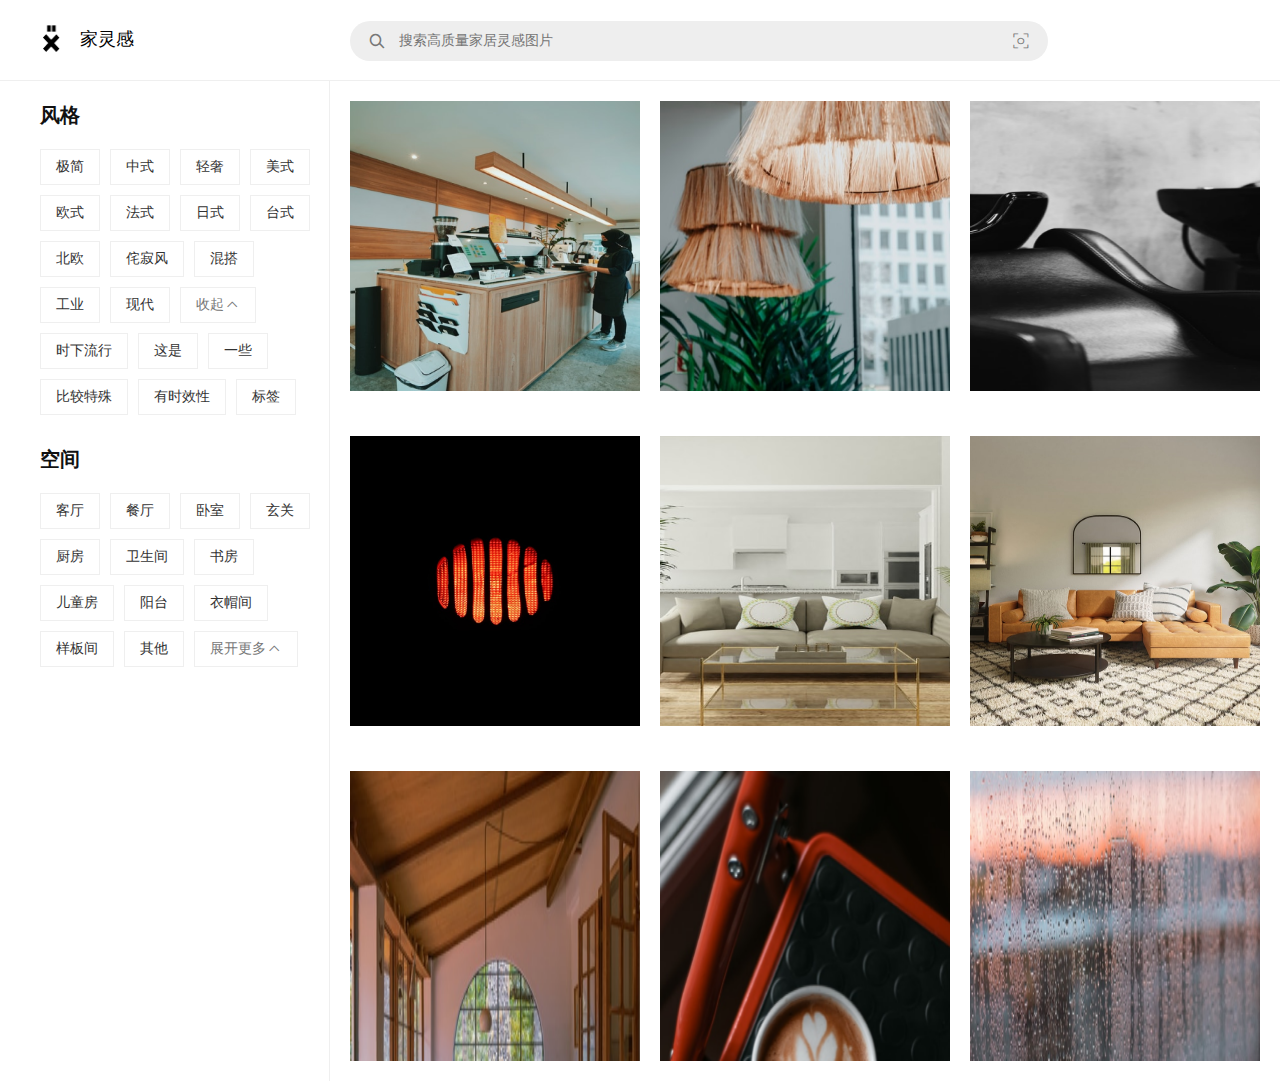
<file: index.html>
<!DOCTYPE html>
<html lang="en">
<head>
    <meta charset="UTF-8">
    <meta name="viewport" content="width=device-width, initial-scale=1.0">
    <title>首页</title>
    <link rel="icon" type="image/png" href="https://static.figma.com/app/icon/1/favicon.png">
    <link rel="stylesheet" href="./icon/iconfont/iconfont.css">
    <link rel="stylesheet" href="./css/reset.css">
    <link rel="stylesheet" href="./css/index.css">
</head>
<body>
    <header class="page-header">
        <div class="header-logo">
            <img class="header-logo-img" src="./img/header-logo.jpg">
        </div>
        <span class="header-txt">家灵感</span>
        <div class="header-search">
            <input class="search-input" type="text" placeholder="搜索高质量家居灵感图片">
            <span class="iconfont icon-ocr-copy"></span>
            <span class="iconfont icon-search"></span>   
        </div>
        <div class="header-home">
            <div class="home-txt">首页</div>
        </div>
        <div class="header-collect">
            <div class="collect-txt">收藏夹</div>
        </div>
        <div class="header-signin">
            <span class="header-signin-txt">登录/注册</span>
        </div>   
    </header>
    <div class="page-body">
        <div class="nav-section">
            <div class="style-box">
                <div class="style-title">风格</div>
                <div class="style-list-box">
                    <div class="style-list-top">
                        <div class="style-item">
                            <span class="style-item-txt">极简</span>
                        </div>
                        <div class="style-item">
                            <span class="style-item-txt">中式</span>
                        </div>
                        <div class="style-item">
                            <span class="style-item-txt">轻奢</span>
                        </div>
                        <div class="style-item">
                            <span class="style-item-txt">美式</span>
                        </div>
                        <div class="style-item">
                            <span class="style-item-txt">欧式</span>
                        </div>
                        <div class="style-item">
                            <span class="style-item-txt">法式</span>
                        </div>
                        <div class="style-item">
                            <span class="style-item-txt">日式</span>
                        </div>
                        <div class="style-item">
                            <span class="style-item-txt">台式</span>
                        </div>
                    </div>
                    
                    <div class="style-list-bottom">
                        <div class="style-item">
                            <span class="style-item-txt">北欧</span>
                        </div>
                        
                        <div class="style-item">
                            <span class="style-item-txt">侘寂风</span>
                        </div>
                        <div class="style-item">
                            <span class="style-item-txt">混搭</span>
                        </div>
                        <div class="style-item">
                            <span class="style-item-txt">工业</span>
                        </div>
                        <div class="style-item">
                            <span class="style-item-txt">现代</span>
                        </div>
                        <div class="style-item item-tag">
                            <span class="style-item-txt ">收起</span>
                            <span class="iconfont icon-xiangshangjiantou"></span>
                        </div>
                        <div class="style-item">
                            <span class="style-item-txt">时下流行</span>
                        </div>
                        <div class="style-item">
                            <span class="style-item-txt">这是</span>
                        </div>
                        <div class="style-item">
                            <span class="style-item-txt">一些</span>
                        </div>
                       
                        <div class="style-item">
                            <span class="style-item-txt">比较特殊</span>
                        </div>
                        <div class="style-item">
                            <span class="style-item-txt">有时效性</span>
                        </div>
                        <div class="style-item">
                            <span class="style-item-txt">标签</span>
                        </div>
                    </div>
                    </div>
            </div>
            <div class="space-box">
                <div class="space-title" style="margin-top: 30px;">空间</div>
                <div class="space-list-box">
                    <div class="space-list-top">
                        <div class="space-item">
                            <span class="space-item-txt">客厅</span>
                        </div>
                        <div class="space-item">
                            <span class="space-item-txt">餐厅</span>
                        </div>
                        <div class="space-item">
                            <span class="space-item-txt">卧室</span>
                        </div>
                        <div class="space-item">
                            <span class="space-item-txt">玄关</span>
                        </div>
                    </div>
                    <div class="space-list-bottom">
                        <div class="space-item">
                            <span class="space-item-txt">厨房</span>
                        </div>
                        <div class="space-item">
                            <span class="space-item-txt">卫生间</span>
                        </div>
                        <div class="space-item">
                            <span class="space-item-txt">书房</span>
                        </div>
                        <div class="space-item">
                            <span class="space-item-txt">儿童房</span>
                        </div>
                        <div class="space-item">
                            <span class="space-item-txt">阳台</span>
                        </div>
                        <div class="space-item">
                            <span class="space-item-txt">衣帽间</span>
                        </div>
                        <div class="space-item">
                            <span class="space-item-txt">样板间</span>
                        </div>
                        <div class="space-item">
                            <span class="space-item-txt">其他</span>
                        </div>
                        <div class="space-item item-tag">
                            <span class="space-item-txt ">展开更多</span>
                            <span class="iconfont icon-xiangshangjiantou"></span>
                        </div>
                    </div>
                </div>
            </div>
        </div>
        <div class="img-section">
            <div class="img-box">
                <img class="img-item" src="./img/Rectangle 2.png" >
                <div class="img-download">
                    <span class="iconfont icon-xiazai"></span>
                    <span class="img-download-txt">高清下载</span>
                </div>
            </div>
            <div class="img-box">
                <img class="img-item" src="./img/Rectangle 3.png" >
                <div class="img-download">
                    <span class="iconfont icon-xiazai"></span>
                    <span class="img-download-txt">高清下载</span>
                </div>
            </div>
            <div class="img-box">
                <img class="img-item" src="./img/Rectangle 4.png" >
                <div class="img-download">
                    <span class="iconfont icon-xiazai"></span>
                    <span class="img-download-txt">高清下载</span>
                </div>
            </div>
            <div class="img-box">
                <img class="img-item" src="./img/Rectangle 5.png" >
                <div class="img-download">
                    <span class="iconfont icon-xiazai"></span>
                    <span class="img-download-txt">高清下载</span>
                </div>
            </div>
            <div class="img-box">
                <img class="img-item" src="./img/Rectangle 6.png" >
                <div class="img-download">
                    <span class="iconfont icon-xiazai"></span>
                    <span class="img-download-txt">高清下载</span>
                </div>
            </div>
            <div class="img-box">
                <img class="img-item" src="./img/Rectangle 8.png" >
                <div class="img-download">
                    <span class="iconfont icon-xiazai"></span>
                    <span class="img-download-txt">高清下载</span>
                </div>
            </div>
            <div class="img-box">
                <img class="img-item" src="./img/Rectangle 9.png" >
                <div class="img-download">
                    <span class="iconfont icon-xiazai"></span>
                    <span class="img-download-txt">高清下载</span>
                </div>
            </div>
            <div class="img-box">
                <img class="img-item" src="./img/Rectangle 10.png" >
                <div class="img-download">
                    <span class="iconfont icon-xiazai"></span>
                    <span class="img-download-txt">高清下载</span>
                </div>
            </div>
            <div class="img-box">
                <img class="img-item" src="./img/Rectangle 11.png" >
                <div class="img-download">
                    <span class="iconfont icon-xiazai"></span>
                    <span class="img-download-txt">高清下载</span>
                </div>
            </div>
            <div class="img-box">
                <img class="img-item" src="./img/Rectangle 12.png" >
                <div class="img-download">
                    <span class="iconfont icon-xiazai"></span>
                    <span class="img-download-txt">高清下载</span>
                </div>
            </div>
            <div class="img-box">
                <img class="img-item" src="./img/Rectangle 13.png" >
                <div class="img-download">
                    <span class="iconfont icon-xiazai"></span>
                    <span class="img-download-txt">高清下载</span>
                </div>
            </div>
            <div class="img-box">
                <img class="img-item" src="./img/Rectangle 14.png" >
                <div class="img-download">
                    <span class="iconfont icon-xiazai"></span>
                    <span class="img-download-txt">高清下载</span>
                </div>
            </div>
            <div class="img-box">
                <img class="img-item" src="./img/Rectangle 15.png" >
                <div class="img-download">
                    <span class="iconfont icon-xiazai"></span>
                    <span class="img-download-txt">高清下载</span>
                </div>
            </div>
            <div class="img-box">
                <img class="img-item" src="./img/Rectangle 16.png" >
                <div class="img-download">
                    <span class="iconfont icon-xiazai"></span>
                    <span class="img-download-txt">高清下载</span>
                </div>
            </div>
            <div class="img-box">
                <img class="img-item" src="./img/Rectangle 17.png" >
                <div class="img-download">
                    <span class="iconfont icon-xiazai"></span>
                    <span class="img-download-txt">高清下载</span>
                </div>
            </div>
            
        </div>
    </div>
    <div class="sign-section">
        <div class="sign-mask"></div>
        <div class="sign-box">
            <div class="sign-logo">
                <img src="./img/txt.png" width="116px" height="40px">
            </div>
            <div class="sign-select">
                <div class="select-weixin">微信扫码登录</div>
                <div class="select-phone">手机号登录</div>
            </div>
            <div class="sign-weixin">
                <img class="sign-weixin-barcode" src="./img/scan.png">
                <div class="sign-weixin-txt">请打开微信使用「扫一扫」登录</div>
            </div>
            <div class="sign-phone">
                <div class="phone-num">手机号码</div>
                <input class="phone-input" type="text" placeholder="请输入手机号码">
                <div class="code-num">验证码</div>
                <div class="code-input-box">
                    <input class="code-input" type="text" placeholder="请输入验证码">
                    <button class="code-get">获取验证码</button>
                </div>
                <div class="sigh-in">登录</div>
            </div>
        </div>
    </div>
    
</body>
</html>
</file>
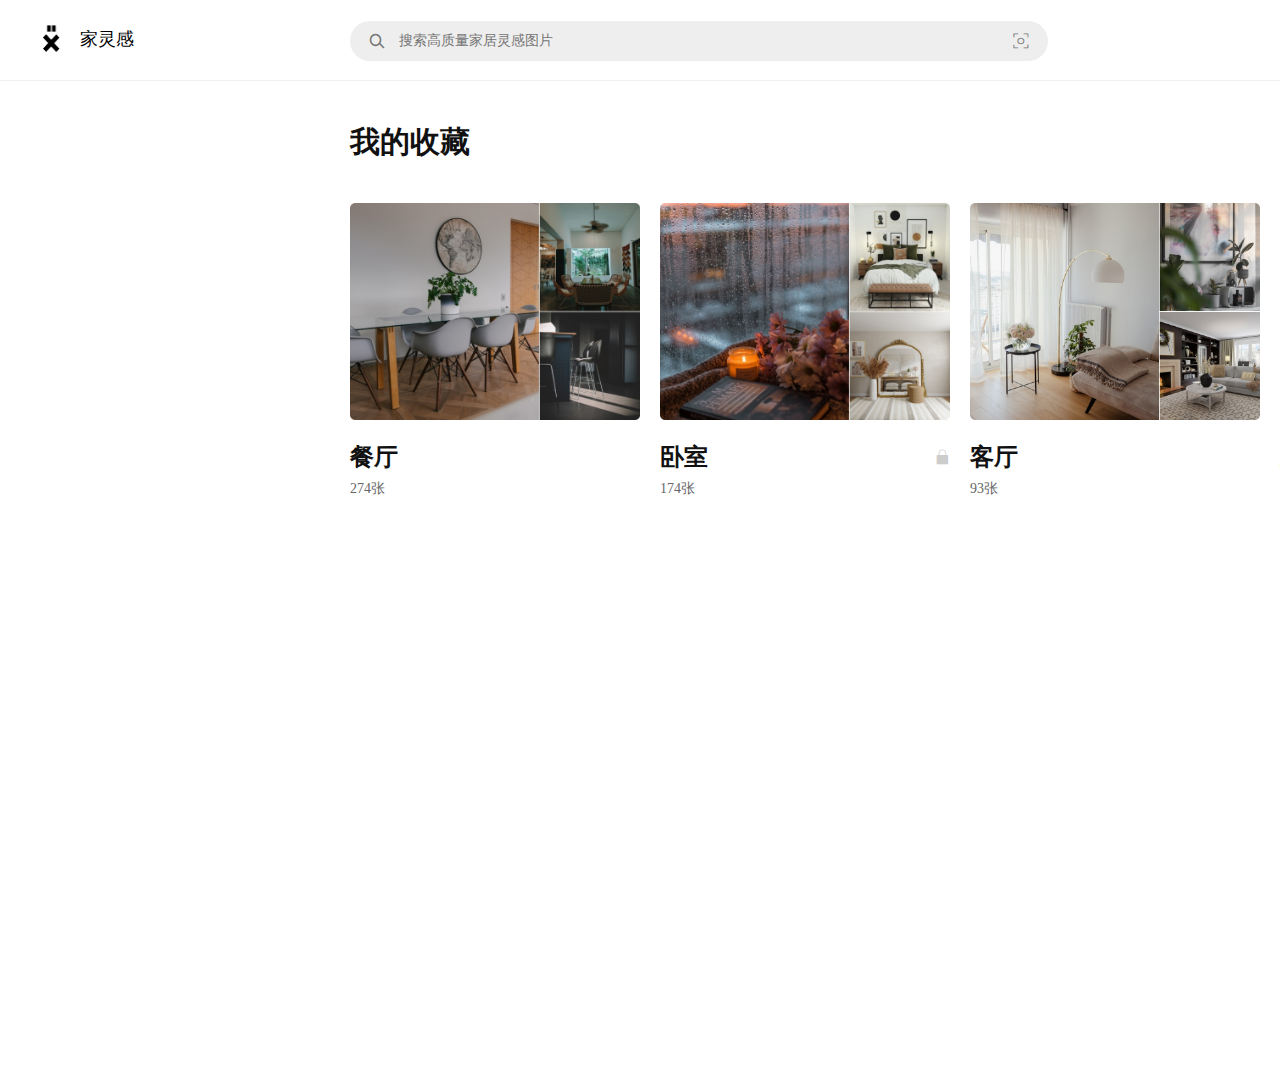
<file: collect.html>
<!DOCTYPE html>
<html lang="en">
<head>
    <meta charset="UTF-8">
    <title>收藏夹</title>
    <link rel="icon" type="image/png" href="https://static.figma.com/app/icon/1/favicon.png">
    <link rel="stylesheet" href="./icon/iconfont/iconfont.css">
    <link rel="stylesheet" href="./css/reset.css">
    <link rel="stylesheet" href="./css/collect.css">
</head>
<body>
    <header class="page-header">
        <div class="header-logo">
            <img class="header-logo-img" src="./img/header-logo.jpg">
        </div>
        <span class="header-txt">家灵感</span>
        <div class="header-search">
            <input class="search-input" type="text" placeholder="搜索高质量家居灵感图片">
            <span class="iconfont icon-ocr-copy"></span>
            <span class="iconfont icon-search"></span>   
        </div>
        <div class="header-home">
            <div class="home-txt">首页</div>
        </div>
        <div class="header-collect">
            <div class="collect-txt">收藏夹</div>
        </div>
        <img class="header-id" src="./img/id.jpg" >
        <span class="iconfont icon-xiangxiajiantou2"></span>
    </header>
    <div class="page-body">
        <div class="page-body-wrapper">
            <div class="title-section">
                <div class="title-txt">我的收藏</div>
                <div class="title-icon">
                    <div class="iconfont icon-jiahao"></div>
                    <div class="icon-txt">创建收藏夹</div>
                </div>
            </div>

            <div class="picture-section">
                <div class="picture-item">
                    <div class="picture-img">
                        <div class="picture-img-mainer">
                            <img src="./img/cafeteria.png" width="290px" height="217px">

                        </div>
                        <div class="picture-img-icon">
                            <div class="iconfont icon-huabi"></div>
                        </div>
                    </div>
                    <div class="picture-title">
                        <span class="picture-title-txt">餐厅</span>
                    </div>
                    <div class="picture-num">274张</div>
                </div>

                <div class="picture-item">
                    <div class="picture-img">
                        <div class="picture-img-mainer">
                            <img src="./img/bedroom.png" width="290px" height="217px">

                        </div>
                        <div class="picture-img-icon">
                            <div class="iconfont icon-huabi"></div>
                        </div>
                    </div>
                    <div class="picture-title">
                        <span class="picture-title-txt">卧室</span>
                        <span class="iconfont icon-24gf-lock"></span>
                    </div>
                    <div class="picture-num">174张</div>
                </div>

                <div class="picture-item">
                    <div class="picture-img">
                        <div class="picture-img-mainer">
                            <img src="./img/fireplace.png" width="290px" height="217px">

                        </div>
                        <div class="picture-img-icon">
                            <div class="iconfont icon-huabi"></div>
                        </div>
                    </div>
                    <div class="picture-title">
                        <span class="picture-title-txt">客厅</span>
                    </div>
                    <div class="picture-num">93张</div>
                </div>

                <div class="picture-item">
                    <div class="picture-img">
                        <div class="picture-img-mainer">
                            <img src="./img/outdoor.png" width="290px" height="217px">

                        </div>
                        <div class="picture-img-icon">
                            <div class="iconfont icon-huabi"></div>
                        </div>
                    </div>
                    <div class="picture-title">
                        <span class="picture-title-txt">室外</span>
                    </div>
                    <div class="picture-num">2张</div>
                </div>
            </div>

        </div>

    </div>
</body>
</html>
</file>
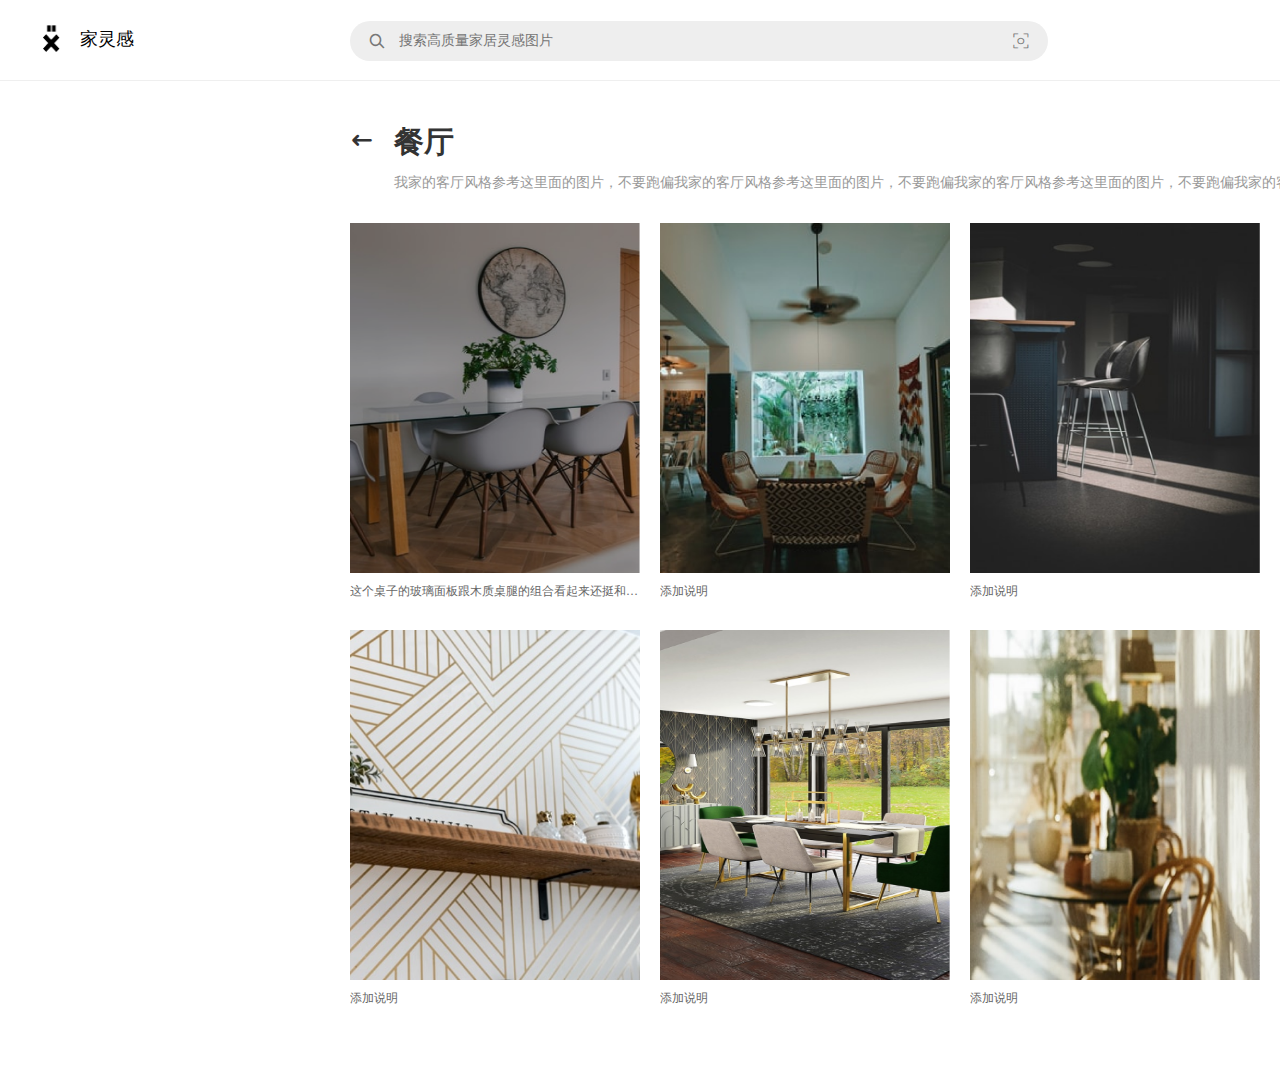
<file: collect_detail.html>
<!DOCTYPE html>
<html lang="en">

<head>
    <meta charset="UTF-8">
    <title>收藏夹详情</title>
    <link rel="icon" type="image/png" href="https://static.figma.com/app/icon/1/favicon.png">
    <link rel="stylesheet" href="./icon/iconfont/iconfont.css">
    <link rel="stylesheet" href="./css/reset.css">
    <link rel="stylesheet" href="./css/collect_detail.css">
</head>

<body>
    <header class="page-header">
        <div class="header-logo">
            <img class="header-logo-img" src="./img/header-logo.jpg">
        </div>
        <span class="header-txt">家灵感</span>
        <div class="header-search">
            <input class="search-input" type="text" placeholder="搜索高质量家居灵感图片">
            <span class="iconfont icon-ocr-copy"></span>
            <span class="iconfont icon-search"></span>   
        </div>
        <div class="header-home">
            <div class="home-txt">首页</div>
        </div>
        <div class="header-collect">
            <div class="collect-txt">收藏夹</div>
        </div>
        <img class="header-id" src="./img/id.jpg" >
        <span class="iconfont icon-xiangxiajiantou2"></span>
    </header>

    <div class="page-body">
        <div class="page-body-wrapper">
            <div class="title-section">
                <div class="title-top">
                    <div class="title-name">
                        <div class="title-name-icon">
                            <span class="iconfont icon-a-zuojiantouzhixiangzuojiantou"></span>
                        </div>
                        <div class="title-name-txt">餐厅</div>
                    </div>
                    <div class="title-operation">
                        <div class="iconfont icon-24gf-lock"></div>
                        <span class="title-operation-txt">私密收藏夹</span>
                        <div class="iconfont icon-huadonganniux"></div>
                        <div class="title-operation-icon">
                            <div class="iconfont icon-jiahao"></div>
                            <div class="icon-txt">上传图片</div>
                        </div>
                    </div>
                </div>
                <div class="title-bottom">
                    <span class="title-bottom-txt">
                        我家的客厅风格参考这里面的图片，不要跑偏我家的客厅风格参考这里面的图片，不要跑偏我家的客厅风格参考这里面的图片，不要跑偏我家的客厅风格参考这里面的图片，不要跑偏
                    </span>
                </div>
                
            </div>

            <div class="picture-section">
                <div class="picture-item">
                    <div class="picture-img">
                        <div class="picture-img-mainer">
                            <img src="./img/Rectangle 47.png" width="290px" height="350px">
                        </div>
                        <div class="picture-img-icon">
                            <div class="iconfont icon-huabi"></div>
                        </div>
                        <div class="picture-img-collect">
                            收藏
                        </div>
                        <div class="picture-img-download">
                            <span class="iconfont icon-xiazai"></span>
                            <span class="img-download-txt">高清下载</span>
                        </div>
                    </div>
                    <div class="picture-instruction">
                        这个桌子的玻璃面板跟木质桌腿的组合看起来还挺和谐的
                    </div>
                </div>

                <div class="picture-item">
                    <div class="picture-img">
                        <div class="picture-img-mainer">
                            <img src="./img/Rectangle 48.png" width="290px" height="350px">
                        </div>
                        <div class="picture-img-icon">
                            <div class="iconfont icon-huabi"></div>
                        </div>
                        <div class="picture-img-collect">
                            收藏
                        </div>
                        <div class="picture-img-download">
                            <span class="iconfont icon-xiazai"></span>
                            <span class="img-download-txt">高清下载</span>
                        </div>
                    </div>
                    <div class="picture-instruction">
                        添加说明
                    </div>
                </div>

                <div class="picture-item">
                    <div class="picture-img">
                        <div class="picture-img-mainer">
                            <img src="./img/Rectangle 49.png" width="290px" height="350px">
                        </div>
                        <div class="picture-img-icon">
                            <div class="iconfont icon-huabi"></div>
                        </div>
                        <div class="picture-img-collect">
                            收藏
                        </div>
                        <div class="picture-img-download">
                            <span class="iconfont icon-xiazai"></span>
                            <span class="img-download-txt">高清下载</span>
                        </div>
                    </div>
                    <div class="picture-instruction">
                        添加说明
                    </div>
                </div>

                <div class="picture-item">
                    <div class="picture-img">
                        <div class="picture-img-mainer">
                            <img src="./img/Rectangle 50.png" width="290px" height="350px">
                        </div>
                        <div class="picture-img-icon">
                            <div class="iconfont icon-huabi"></div>
                        </div>
                        <div class="picture-img-collect">
                            收藏
                        </div>
                        <div class="picture-img-download">
                            <span class="iconfont icon-xiazai"></span>
                            <span class="img-download-txt">高清下载</span>
                        </div>
                    </div>
                    <div class="picture-instruction">
                        添加说明
                    </div>
                </div>

                <div class="picture-item">
                    <div class="picture-img">
                        <div class="picture-img-mainer">
                            <img src="./img/Rectangle 51.png" width="290px" height="350px">
                        </div>
                        <div class="picture-img-icon">
                            <div class="iconfont icon-huabi"></div>
                        </div>
                        <div class="picture-img-collect">
                            收藏
                        </div>
                        <div class="picture-img-download">
                            <span class="iconfont icon-xiazai"></span>
                            <span class="img-download-txt">高清下载</span>
                        </div>
                    </div>
                    <div class="picture-instruction">
                        添加说明
                    </div>
                </div>

                <div class="picture-item">
                    <div class="picture-img">
                        <div class="picture-img-mainer">
                            <img src="./img/Rectangle 52.png" width="290px" height="350px">
                        </div>
                        <div class="picture-img-icon">
                            <div class="iconfont icon-huabi"></div>
                        </div>
                        <div class="picture-img-collect">
                            收藏
                        </div>
                        <div class="picture-img-download">
                            <span class="iconfont icon-xiazai"></span>
                            <span class="img-download-txt">高清下载</span>
                        </div>
                    </div>
                    <div class="picture-instruction">
                        添加说明
                    </div>
                </div>

                <div class="picture-item">
                    <div class="picture-img">
                        <div class="picture-img-mainer">
                            <img src="./img/Rectangle 53.png" width="290px" height="350px">
                        </div>
                        <div class="picture-img-icon">
                            <div class="iconfont icon-huabi"></div>
                        </div>
                        <div class="picture-img-collect">
                            收藏
                        </div>
                        <div class="picture-img-download">
                            <span class="iconfont icon-xiazai"></span>
                            <span class="img-download-txt">高清下载</span>
                        </div>
                    </div>
                    <div class="picture-instruction">
                        添加说明
                    </div>
                </div>

                <div class="picture-item">
                    <div class="picture-img">
                        <div class="picture-img-mainer">
                            <img src="./img/Rectangle 54.png" width="290px" height="350px">
                        </div>
                        <div class="picture-img-icon">
                            <div class="iconfont icon-huabi"></div>
                        </div>
                        <div class="picture-img-collect">
                            收藏
                        </div>
                        <div class="picture-img-download">
                            <span class="iconfont icon-xiazai"></span>
                            <span class="img-download-txt">高清下载</span>
                        </div>
                    </div>
                    <div class="picture-instruction">
                        添加说明
                    </div>
                </div>

            </div>
        </div>
    </div>

</body>

</html>
</file>
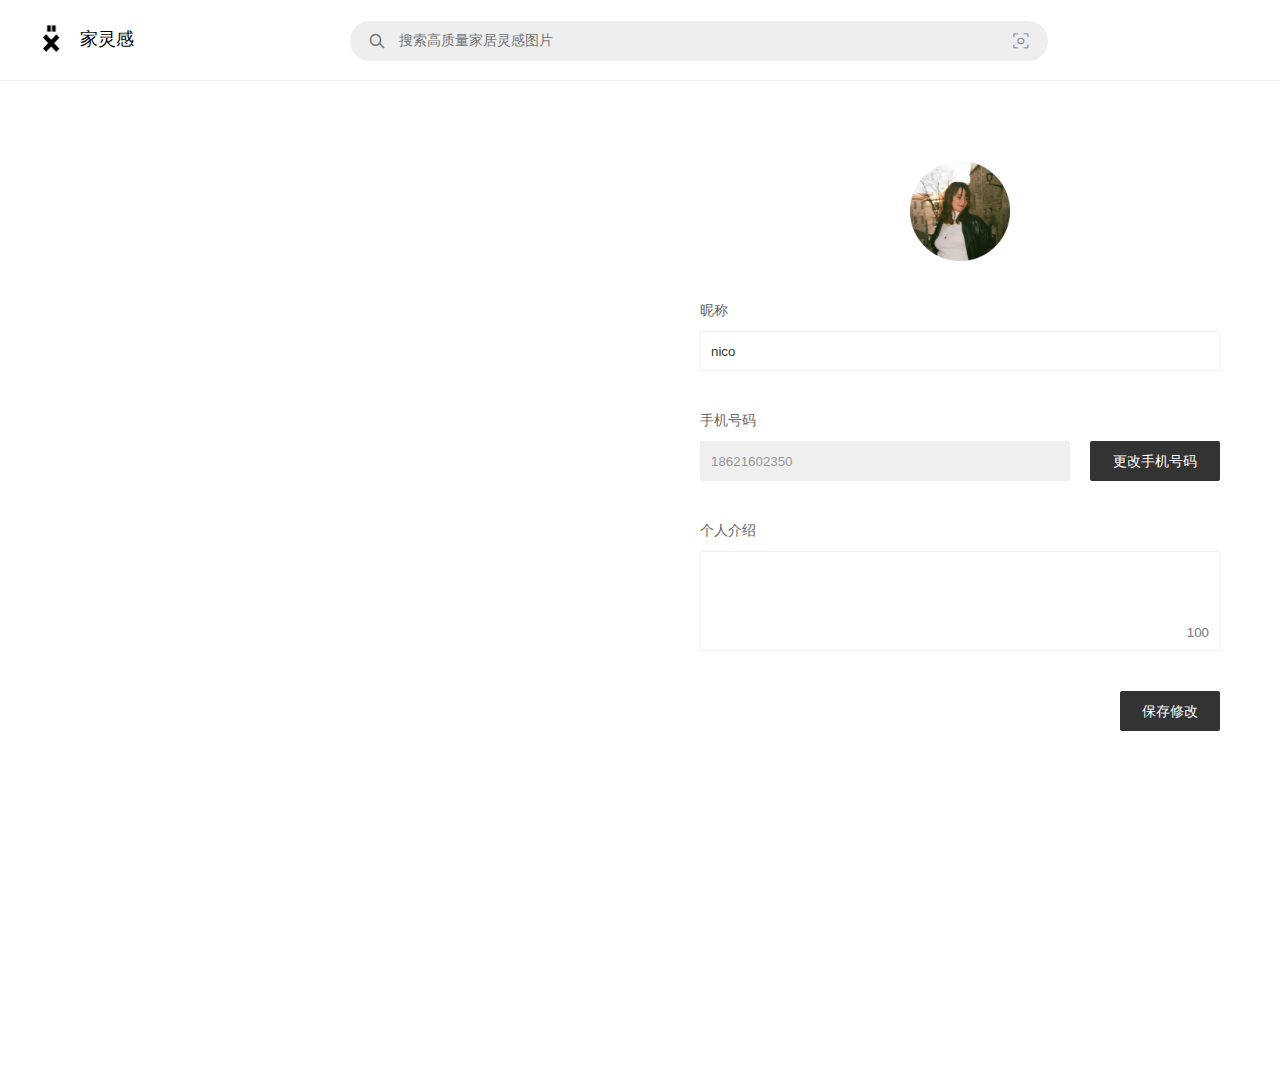
<file: my.html>
<!DOCTYPE html>
<html lang="en">
<head>
    <meta charset="UTF-8">
    <title>个人中心</title>
    <link rel="icon" type="image/png" href="https://static.figma.com/app/icon/1/favicon.png">
    <link rel="stylesheet" href="./icon/iconfont/iconfont.css">
    <link rel="stylesheet" href="./css/reset.css">
    <link rel="stylesheet" href="./css/my.css">
</head>
<body>
    <header class="page-header">
        <div class="header-logo">
            <img class="header-logo-img" src="./img/header-logo.jpg">
        </div>
        <span class="header-txt">家灵感</span>
        <div class="header-search">
            <input class="search-input" type="text" placeholder="搜索高质量家居灵感图片">
            <span class="iconfont icon-ocr-copy"></span>
            <span class="iconfont icon-search"></span>   
        </div>
        <div class="header-home">
            <div class="home-txt">首页</div>
        </div>
        <div class="header-collect">
            <div class="collect-txt">收藏夹</div>
        </div>
        <img class="header-id" src="./img/id.jpg" >
        <span class="iconfont icon-xiangxiajiantou2"></span>
    </header>

    <div class="page-body">
        <div class="page-body-wrapper">
            <div class="id-section">
                <img class="id-img" src="./img/id.jpg">
            </div>
            <div class="info-section">
                <div class="info-name">
                    <div class="name-txt">昵称</div>
                    <input class="name-input" type="text" placeholder="nico">
                </div>
                <div class="info-phone">
                    <div class="phone-txt">手机号码</div>
                    <div class="phone-num">
                        <input class="phone-num-imput" type="text" placeholder="18621602350">
                        <div class="phone-num-btn">更改手机号码</div>
                    </div>
                </div>
                <div class="info-introduce">
                    <div class="introduce-txt">个人介绍</div>
                    <input class="introduce-input" type="text" placeholder="100">
                </div>
                <div class="info-save">
                    <div class="save-btn">保存修改</div>
                </div>

            </div>
        </div>
    </div>

</body>
</html>
</file>
<file: icon/iconfont/iconfont.css>
@font-face {
  font-family: "iconfont"; /* Project id 4251885 */
  src: url('iconfont.woff2?t=1696831464759') format('woff2'),
       url('iconfont.woff?t=1696831464759') format('woff'),
       url('iconfont.ttf?t=1696831464759') format('truetype');
}

.iconfont {
  font-family: "iconfont" !important;
  font-size: 16px;
  font-style: normal;
  -webkit-font-smoothing: antialiased;
  -moz-osx-font-smoothing: grayscale;
}

.icon-huadonganniux:before {
  content: "\e62e";
}

.icon-a-zuojiantouzhixiangzuojiantou:before {
  content: "\e60d";
}

.icon-24gf-lock:before {
  content: "\e9d8";
}

.icon-huabi:before {
  content: "\e625";
}

.icon-jiahao:before {
  content: "\e624";
}

.icon-xiazai:before {
  content: "\e60a";
}

.icon-duigoux:before {
  content: "\ec9e";
}

.icon-xiangshangjiantou:before {
  content: "\e614";
}

.icon-ocr-copy:before {
  content: "\ec92";
}

.icon-twitter2:before {
  content: "\e61b";
}

.icon-twitter1:before {
  content: "\e63e";
}

.icon-pinterestpinterest30:before {
  content: "\e618";
}

.icon-facebook-fill-copy:before {
  content: "\ec90";
}

.icon-instagram-fill-copy:before {
  content: "\ec91";
}

.icon-zuanshi_o:before {
  content: "\eb70";
}

.icon-shield:before {
  content: "\e875";
}

.icon-meiyuan-copy:before {
  content: "\ec8f";
}

.icon-ui-copy-copy:before {
  content: "\ec8e";
}

.icon-xinlangweibo:before {
  content: "\e609";
}

.icon-QQ1:before {
  content: "\e882";
}

.icon-logobg:before {
  content: "\e77a";
}

.icon-shijian:before {
  content: "\e61c";
}

.icon-shoucang3:before {
  content: "\e8c6";
}

.icon-xinyuandan:before {
  content: "\e653";
}

.icon-pinglun1:before {
  content: "\e628";
}

.icon-aixin:before {
  content: "\e8ab";
}

.icon-cainixihuan:before {
  content: "\e652";
}

.icon-jinggao:before {
  content: "\e61f";
}

.icon-shoucang2:before {
  content: "\e608";
}

.icon-fangdajing:before {
  content: "\e633";
}

.icon-yunshangchuan1:before {
  content: "\e607";
}

.icon-xiangxiajiantou2:before {
  content: "\e63f";
}

.icon-shouji:before {
  content: "\e605";
}

.icon-weixin:before {
  content: "\e606";
}

.icon-weibo1:before {
  content: "\e63d";
}

.icon-xiangxiajiantou1:before {
  content: "\e656";
}

.icon-xiangxiajiantou:before {
  content: "\e7c3";
}

.icon-wenzhang-copy:before {
  content: "\e643";
}

.icon-dianzan_kuai:before {
  content: "\ec8c";
}

.icon-jiarehuoyan:before {
  content: "\e7a3";
}

.icon-24gf-videoCamera:before {
  content: "\e9f5";
}

.icon-bofang:before {
  content: "\e63a";
}

.icon-duosucai:before {
  content: "\e603";
}

.icon-yanjing:before {
  content: "\e62c";
}

.icon-bangzhu1:before {
  content: "\e613";
}

.icon-yunshangchuan:before {
  content: "\e697";
}

.icon-shenglvehao:before {
  content: "\e708";
}

.icon-72:before {
  content: "\e69f";
}

.icon-rengongkefu:before {
  content: "\e87c";
}

.icon-085shucezhongxin:before {
  content: "\e65a";
}

.icon-yonghu-xianxing:before {
  content: "\e8c8";
}

.icon-xueshimao:before {
  content: "\e6cf";
}

.icon-VIP:before {
  content: "\e62b";
}

.icon-sheyingshipin:before {
  content: "\e61e";
}

.icon-duanshipinhuati:before {
  content: "\e876";
}

.icon-yunhang:before {
  content: "\ec61";
}

.icon-yonghu:before {
  content: "\e602";
}

.icon-24gf-playCircle:before {
  content: "\ea82";
}

.icon-blender:before {
  content: "\e6a1";
}

.icon-search1:before {
  content: "\e62a";
}

.icon-QQ:before {
  content: "\e65b";
}

.icon-shoucang1:before {
  content: "\e622";
}

.icon-chevronsrightshuangyoujiantou:before {
  content: "\e6d6";
}

.icon-youjiantou:before {
  content: "\e6b5";
}

.icon-youjiantoushixinxiao:before {
  content: "\e637";
}

.icon-gouwuchekong:before {
  content: "\e600";
}

.icon-gouwuche:before {
  content: "\e601";
}

.icon-navicon-wxgl:before {
  content: "\e683";
}

.icon-yijianfankui:before {
  content: "\e64e";
}

.icon-weibo:before {
  content: "\e620";
}

.icon-tubiao-weixin:before {
  content: "\e621";
}

.icon-APPtuisong:before {
  content: "\e629";
}

.icon-shoucang:before {
  content: "\e604";
}

.icon-bangzhu:before {
  content: "\e61a";
}

.icon-search:before {
  content: "\e623";
}
</file>
<file: css/index.css>
body{
    position: relative;
    background: #FFFFFF;
    font-family: -apple-system, BlinkMacSystemFont, 'Segoe UI', Roboto, 'Helvetica Neue', Arial,
    'Noto Sans', sans-serif, 'Apple Color Emoji', 'Segoe UI Emoji', 'Segoe UI Symbol',
    'Noto Color Emoji';
    /* width: fit-content; */
}
.page-header{
    position: relative;
    width: 1920px;
    height: 80px;
    border-bottom: 1px solid #EFEFEF;
}
.header-logo{
    position: absolute;
    width: 40px;
    height: 40px;
    top: 20px;
    left: 40px;
    padding: 5.33px, 19.67px, 8px, 3px;

    .header-logo-img{
        position: absolute;
        width: 17.33px;
        height: 26.67px;
        top: 5.33px;
        left: 3px;
    }
}

.header-txt{
    position: absolute;
    width: 54px;
    height: 25px;
    top: 27px;
    left: 80px;
    font-family: PingFang SC;
    font-size: 18px;
}
.header-search{
    position: absolute;
    display:flex;
    width: 600px;
    height: 40px;
    top: 21px;
    left: 350px;
    padding-left:49px;
    padding-right:49px;
    border-radius: 20px;
    background: #EEEEEE;
}
.search-input{
    position:relative;
    height: 20px;
    top: 10px;
    flex:1;
    font-family: PingFang SC;
    font-size: 14px;
    Color: #999999;
    background: #EEEEEE;
    border:none;
}
.header-search{
    .icon-ocr-copy{
        display: block;
        position: absolute;
        width: 24px;
        height: 24px;
        top: 8px;
        right: 15px;
        line-height: 24px;
        text-align: center;
        font-size: 16px;
        color: #777777;
        font-weight: 800;
    }
    .icon-search{
        display: block;
        position: absolute;
        width: 24px;
        height: 24px;
        top: 8px;
        left: 15px;
        line-height: 24px;
        text-align: center;
        font-size: 16px;
        color: #777777;
        font-weight: 800;
    }
}
.header-home{
    position: absolute;
    display: flex;
    width: 32px;
    height:100%;
    left: 1626px;
    align-items: center;
    justify-content: center;
    border-bottom:2px solid #333333;

    .home-txt{
        height: 22px;
        width: 32px;
        font-family: PingFang SC;
    }
}
.header-collect{
    position: absolute;
    display: flex;
    width: 48px;
    height:100%;
    left: 1698px;
    align-items: center;
    justify-content: center;

    .collect-txt{
        height: 22px;
        width: 48px;
        font-family: PingFang SC;
        color: #333333;
    }
}
.header-signin{
    box-sizing: border-box;
    position: absolute;
    width: 107px;
    height: 40px;
    top: 20px;
    left: 1773px;
    padding: 10px 22px 10px 22px;
    border-radius: 2px;
    background: #333333;
    cursor: pointer;
}
.header-signin-txt{
    display: block;
    width: 63px;
    height: 20px;
    font-family: PingFang SC;
    font-size: 14px;
    font-weight: 500;
    color: #FFFFFF;
}

.page-body{
    position: relative;
    display: flex;
    height: 1000px;
    width: 1920px;
}

.nav-section{
    box-sizing: border-box;
    width: 330px;
    height: 1000px;
    border-right: 1px solid #EFEFEF;
    padding: 20px 28px 0 40px;

}
.style-title, .space-title{
    width: 40px;
    height: 28px;
    font-family: PingFang SC;
    font-size: 20px;
    font-weight: 600;
    line-height: 28px;
    color: #111111;
}

.style-list-box, .space-list-box{
    margin-top: 20px;
}
.style-list-top, .space-list-top{
    display: grid;
    grid-template-columns: repeat(4, 1fr);
    gap: 10px;
    margin-bottom: 10px;
}
.style-list-bottom, .space-list-bottom{
    display: flex;
    flex-wrap: wrap;
    .style-item, .space-item{
        margin-right: 10px;
        margin-bottom: 10px;
    }
    .style-item:nth-child(3n), .space-item:nth-child(3n){
        margin-right: 0;
    }
    .style-item:nth-child(n+10), .space-item:nth-child(n+10){
        margin-bottom: 0;
    }
}

.style-item, .space-item{
    display: flex;
    width: fit-content;
    height: 36px;
    padding:8px 15px 8px 15px;
    border: 1px solid #EFEFEF;
    color: #333333;
    cursor: pointer;
}
.style-item-txt, .space-item-txt{
    display: block;
    height: 20px;
    width: fit-content;
    font-family: PingFang SC;
    font-size: 14px;
    white-space: nowrap; 
}
.item-tag{
    color: #777777;
}
.style-item .icon-xiangshangjiantou, .space-item .icon-xiangshangjiantou{
    display: block;
    width: 16px;
    height: 16px;
    color:#777777;
}

.nav-section{
    .style-item:hover, .space-item:hover{
        background: #333333;
        color: #FFFFFF;

        .icon-xiangshangjiantou{
            color: #FFFFFF;
        }

    }
}


.img-section{
    display: grid;
    grid-template-columns: repeat(5, 1fr);
    grid-template-rows: repeat(3,290px);
    gap: 45px 20px;
    padding: 20px 40px 20px 20px;
}
.img-box{
    position: relative;
    width: 290px;
    height: 290px;
    font-size: 0;
}
.img-item{
    width: 290px;
    height: 290px;
}
.img-download{
    position: absolute;
    display: none;
    left: 15px;
    bottom: 20px;
    width: 105px;
    height: 40px;
    align-items: center;
    justify-content: center;
    border-radius: 2px;
    background: rgba(255, 255, 255, 0.8);
    cursor: pointer;

    .icon-xiazai{
        display: block;
        width: 24px;
        height: 24px;
        line-height: 24px;
        text-align: center;
        font-size: 18px;
    }
    .img-download-txt{
        display: block;
        height: 20px;
        width: 56px;
        margin-left: 5px;
        font-family: PingFang SC;
        font-size: 14px;
        color: #333333;
    }
}
.img-box:hover .img-download{
    display: flex;
}
.sign-section{
    display: none;
    height: 100%;
}
.sign-mask{
    position: fixed;
    inset: 0;
    height: 100%;
    background-color: rgba(0, 0, 0, 0.45);
    pointer-events: none;
}
.sign-box{
    position: absolute;
    width: 600px;
    height: 520px;
    top: 50%;
    left: 50%;
    transform: translate(-300px,-260px);
    background: #FFFFFF;
}

.sign-logo{
    width: 116px;
    height: 40px;
    margin: 40px auto;
}
.sign-select{
    display: flex;
    justify-content: center;
}
.select-weixin, .select-phone{
    height: 25px;
    font-family: PingFang SC;
    font-size: 18px;
    font-weight: 600;
    
}
.select-weixin{
    width: 108px;
    color: #333333;
    margin-right: 80px;
}
.select-phone{
    width: 90px;
    color: #999999;
}
.sign-weixin{
    margin-top: 20px;
    text-align: center;

    .sign-weixin-barcode{
        width: 260px;
        height: 260px;
        margin: 0 auto;
    }
    .sign-weixin-txt{
        margin-top: 20px;
        font-family: PingFang SC;
        font-size: 14px;
    }
}
.sign-phone{
    display: none;
    margin-top: 40px;
    padding-right: 100px;
    padding-left: 100px;

    .phone-num{
        width: 56px;
        height: 20px;
        font-family: PingFang SC;
        font-size: 14px;
        color: #666666;
    }
    .phone-input{
        box-sizing: border-box;
        margin-top: 10px;
        width: 400px;
        height: 40px;
        padding: 10px;
        border-radius: 2px;
        border: 1px solid #EFEFEF;  
    }
    .phone-input::placeholder{
        color: #999999;
    }
    .code-num{
        margin-top: 20px;
        height: 20px;
        width: 42px;
        font-family: PingFang SC;
        font-size: 14px;
        color: #666666;
    }
    .code-input-box{
        box-sizing: border-box;
        display: flex;
        margin-top: 10px;
        width: 400px;
        height: 40px;
        border-radius: 2px;
        border: 1px solid #EFEFEF;  
    }
    .code-input{
        width: 310px;
        height: 40px;
        border: 0;
        border-bottom: 1px solid #EFEFEF;
        border-right: 1px solid #EFEFEF;
        padding: 10px;
    }
    .code-input::placeholder{
        color: #999999;
    }
    .code-get{
        width: 90px;
        height: 40px;
        color: #CCCCCC;
        border: none;
        background-color: #FFFFFF;
        border-bottom:1px solid #EFEFEF ;
        cursor: pointer;
    }
    .sigh-in{
        box-sizing: border-box;
        width:400px;
        height: 40px;
        padding: 10px 22px 10px 22px;
        margin-top: 60px;
        border-radius: 2px;
        background: #333333;
        font-family: PingFang SC;
        font-size: 14px;
        color: #FFFFFF;
        font-weight: 500;
        text-align: center;
        cursor: pointer;
    }    
}
.select-phone:active{
    color: #333333;
}
.sign-select:has(.select-phone:active) .select-weixin{
    color: #999999;
}

.sign-select:has(.select-phone:active) ~ .sign-weixin{
    display: none;
}
.sign-select:has(.select-phone:active) ~ .sign-phone{
    display: block;
}
</file>
<file: css/collect.css>
body{
    position: relative;
    background: #FFFFFF;
    font-family: -apple-system, BlinkMacSystemFont, 'Segoe UI', Roboto, 'Helvetica Neue', Arial,
    'Noto Sans', sans-serif, 'Apple Color Emoji', 'Segoe UI Emoji', 'Segoe UI Symbol',
    'Noto Color Emoji';
    /* width: fit-content; */
}
.page-header{
    position: relative;
    width: 1920px;
    height: 80px;
    border-bottom: 1px solid #EFEFEF;
}
.header-logo{
    position: absolute;
    width: 40px;
    height: 40px;
    top: 20px;
    left: 40px;
    padding: 5.33px, 19.67px, 8px, 3px;

    .header-logo-img{
        position: absolute;
        width: 17.33px;
        height: 26.67px;
        top: 5.33px;
        left: 3px;
    }
}

.header-txt{
    position: absolute;
    width: 54px;
    height: 25px;
    top: 27px;
    left: 80px;
    font-family: PingFang SC;
    font-size: 18px;
    
}
.header-search{
    position: absolute;
    display:flex;
    width: 600px;
    height: 40px;
    top: 21px;
    left: 350px;
    padding-left:49px;
    padding-right:49px;
    border-radius: 20px;
    background: #EEEEEE;
}
.search-input{
    position:relative;
    height: 20px;
    top: 10px;
    flex:1;
    font-family: PingFang SC;
    font-size: 14px;
   
    Color: #999999;
    background: #EEEEEE;
    border:none;
}
.header-search{
    .icon-ocr-copy{
        display: block;
        position: absolute;
        width: 24px;
        height: 24px;
        top: 8px;
        right: 15px;
        line-height: 24px;
        text-align: center;
        font-size: 16px;
        color: #777777;
        font-weight: 800;
    }
    .icon-search{
        display: block;
        position: absolute;
        width: 24px;
        height: 24px;
        top: 8px;
        left: 15px;
        line-height: 24px;
        text-align: center;
        font-size: 16px;
        color: #777777;
        font-weight: 800;
    }
}
.header-home{
    position: absolute;
    display: flex;
    width: 32px;
    height:100%;
    left: 1626px;
    align-items: center;
    justify-content: center;
    cursor: pointer;


    .home-txt{
        height: 22px;
        width: 32px;
        font-family: PingFang SC;
    }
}
.header-collect{
    position: absolute;
    display: flex;
    width: 48px;
    height:100%;
    left: 1698px;
    align-items: center;
    justify-content: center;
    border-bottom:2px solid #333333;
    cursor: pointer;


    .collect-txt{
        height: 22px;
        width: 48px;
        font-family: PingFang SC;
        color: #333333;
    }
}
.header-id{
    position: absolute;
    width: 40px;
    height: 40px;
    top: 20px;
    left: 1806px;
    cursor: pointer;

}
.page-header .icon-xiangxiajiantou2{
    display: block;
    position: absolute;
    width: 24px;
    height: 24px;
    top: 29px;
    left: 1856px;
    line-height: 24px;
    text-align: center;
    font-size: 18px;
    font-weight: 600;
    color: #666666;
}

.page-body-wrapper{
    box-sizing: border-box;
    padding: 40px 350px;
    height: 1000px;
    width: 1920px;
}

.title-section{
    display: flex;
    justify-content: space-between;
    align-items: center;

    
}
.title-txt{
    height: 42px;
    width: 120px;
    font-family: PingFang SC;
    font-size: 30px;
    font-weight: 600;
    color: #111111;
    line-height: 42px;
    cursor: default;
}
.title-icon{
    position: relative;
    display: flex;
    align-items: center;
    justify-content: center;
    width: 40px;
    height: 40px;
    border-radius: 50%;
    transform: translateX(8px);
    cursor: pointer;

    .icon-jiahao{
        width: 24px;
        height: 24px;
        font-size: 22px;
        font-weight: 600;
        color:#111111;
        line-height: 24px;
        text-align: center;
    }
    .icon-txt{
        position: absolute;
        top: 50px;
        left: 8px;
        height: 25px;
        width: 76px;
        line-height: 25px;
        text-align: center;
        color: #FFFFFF;
        font-family: PingFang SC;
        font-size: 12px;
        background: rgba(0, 0, 0, 0.8);
        box-shadow: 0px 2px 4px rgba(0, 0, 0, 0.1);
        opacity: 0;
        transition: opacity 0.3s ease-in-out;
        z-index: 2000;

    }
}
.title-icon:hover{
    background-color: #EEEEEE;

    .icon-txt{
        opacity: 1;
        transition-delay: 0.5s;
    }
}

.picture-section{
    display: flex;
    flex-wrap: wrap;

    .picture-item{
        box-sizing: border-box;
        margin-top: 40px;
        margin-right: 20px;
        font-size: 0;
    }
    .picture-item:nth-child(4n){
        margin-right: 0;
    }
    .picture-img{
        position: relative;
        width: 290px;
        height: 217px;
        cursor: pointer;
        z-index: 1;

        .picture-img-icon{
            position: absolute;
            top: 167px;
            left: 240px;
            display: none;
            justify-content: center;
            align-items: center;
            width: 40px;
            height: 40px;
            border-radius: 50%;
            background-color: rgba(255, 255, 255, 0.8);

            .icon-huabi{
                font-size: 24px;
                color: #333333;
            }
        }
        .picture-img-mainer::after{
            content: "";
            width: 100%;
            height: 100%;
            position: absolute;
            top: 0px;
            left: 0px;
        }
    }
    
    .picture-img:hover{
        .picture-img-mainer::after{
            background-color: rgba(0, 0, 0, 0.1);
            border-radius: 4px;
        }
        .picture-img-icon{
            display: flex;
        }
    }
    .picture-title{
        display: flex;
        justify-content: space-between;
        margin-top: 20px;
        margin-bottom: 5px;
        .picture-title-txt{
            font-family: PingFang SC;
            font-size: 24px;
            font-weight: 600;
            line-height: 34px;
            color:rgba(17, 17, 17, 1);
            
        }  
        .icon-24gf-lock{
            line-height: 34px;
            color:#CCCCCC;
        }
    }
    .picture-num{
        font-family: PingFang SC;
        font-size: 14px;
        line-height: 20px;
        color: #666666;
    }
}
</file>
<file: css/collect_detail.css>
body{
    position: relative;
    background: #FFFFFF;
    font-family: -apple-system, BlinkMacSystemFont, 'Segoe UI', Roboto, 'Helvetica Neue', Arial,
    'Noto Sans', sans-serif, 'Apple Color Emoji', 'Segoe UI Emoji', 'Segoe UI Symbol',
    'Noto Color Emoji';
    /* width: fit-content; */
}
.page-header{
    position: relative;
    width: 1920px;
    height: 80px;
    border-bottom: 1px solid #EFEFEF;
}
.header-logo{
    position: absolute;
    width: 40px;
    height: 40px;
    top: 20px;
    left: 40px;
    padding: 5.33px, 19.67px, 8px, 3px;

    .header-logo-img{
        position: absolute;
        width: 17.33px;
        height: 26.67px;
        top: 5.33px;
        left: 3px;
    }
}

.header-txt{
    position: absolute;
    width: 54px;
    height: 25px;
    top: 27px;
    left: 80px;
    font-family: PingFang SC;
    font-size: 18px;
}
.header-search{
    position: absolute;
    display:flex;
    width: 600px;
    height: 40px;
    top: 21px;
    left: 350px;
    padding-left:49px;
    padding-right:49px;
    border-radius: 20px;
    background: #EEEEEE;
}
.search-input{
    position:relative;
    height: 20px;
    top: 10px;
    flex:1;
    font-family: PingFang SC;
    font-size: 14px;
    Color: #999999;
    background: #EEEEEE;
    border:none;
}
.header-search{
    .icon-ocr-copy{
        display: block;
        position: absolute;
        width: 24px;
        height: 24px;
        top: 8px;
        right: 15px;
        line-height: 24px;
        text-align: center;
        font-size: 16px;
        color: #777777;
        font-weight: 800;
    }
    .icon-search{
        display: block;
        position: absolute;
        width: 24px;
        height: 24px;
        top: 8px;
        left: 15px;
        line-height: 24px;
        text-align: center;
        font-size: 16px;
        color: #777777;
        font-weight: 800;
    }
}
.header-home{
    position: absolute;
    display: flex;
    width: 32px;
    height:100%;
    left: 1626px;
    align-items: center;
    justify-content: center;
    cursor: pointer;


    .home-txt{
        height: 22px;
        width: 32px;
        font-family: PingFang SC;
    }
}
.header-collect{
    position: absolute;
    display: flex;
    width: 48px;
    height:100%;
    left: 1698px;
    align-items: center;
    justify-content: center;
    border-bottom:2px solid #333333;
    cursor: pointer;


    .collect-txt{
        height: 22px;
        width: 48px;
        font-family: PingFang SC;
        color: #333333;
    }
}
.header-id{
    position: absolute;
    width: 40px;
    height: 40px;
    top: 20px;
    left: 1806px;
    cursor: pointer;

}
.page-header .icon-xiangxiajiantou2{
    display: block;
    position: absolute;
    width: 24px;
    height: 24px;
    top: 29px;
    left: 1856px;
    line-height: 24px;
    text-align: center;
    font-size: 18px;
    font-weight: 600;
    color: #666666;
}

.page-body-wrapper{
    box-sizing: border-box;
    padding: 40px 350px;
    height: 1000px;
    width: 1920px;
}

.title-section{

    .title-top{
        display: flex;
        justify-content: space-between;
        align-items: center;
    }
    .title-name{
        display: flex;
    }
    .title-name-icon{
        width: 40px;
        height: 40px;
        border-radius: 50%;
        line-height: 40px;
        text-align: center;
        transform: translateX(-8px);
        cursor: pointer;

        .icon-a-zuojiantouzhixiangzuojiantou{
            font-size: 20px;
            font-weight: 600;
            color: rgba(51, 51, 51, 1);
        }
    }
    .title-name-icon:hover{
        background-color: rgba(238, 238, 238, 1);
    }
    .title-name-txt{
        margin-left: 4px;
        font-family: PingFang SC;
        font-size: 30px;
        font-weight: 600;
        line-height: 42px;
        color: #333333;        
    }

    .title-operation{
        display: flex;

        .icon-24gf-lock{
            display: flex;
            align-items: center;
            width: 24px;
            color: #CCCCCC;

        }

        .icon-huadonganniux{
            display: flex;
            height: 24px;
            width: 40px;
            margin-left: 10px;
            color: #333333;
            font-size: 40px;
            font-weight: 400;
        }
    }

    .title-operation-txt{
        display: flex;
        align-items: center;
        font-family: PingFang SC;
        font-size: 14px;
        line-height: 20px;
        color: #333333;
	    vertical-align: baseline;

    }

    .title-operation-icon{
        position: relative;
        display: flex;
        align-items: center;
        justify-content: center;
        width: 40px;
        height: 40px;
        border-radius: 50%;
        transform: translateX(8px);
        cursor: pointer;
    
        .icon-jiahao{
            width: 24px;
            height: 24px;
            font-size: 22px;
            font-weight: 600;
            color:#111111;
            line-height: 24px;
            text-align: center;
        }
        .icon-txt{
            position: absolute;
            top: 50px;
            left: 8px;
            height: 25px;
            width: 76px;
            line-height: 25px;
            text-align: center;
            color: #FFFFFF;
            font-family: PingFang SC;
            font-size: 12px;
            background: rgba(0, 0, 0, 0.8);
            box-shadow: 0px 2px 4px rgba(0, 0, 0, 0.1);
            opacity: 0;
            transition: opacity 0.3s ease-in-out;
            z-index: 2000;
    
        }
    }
    .title-operation-icon:hover{
        background-color: #EEEEEE;
    
        .icon-txt{
            opacity: 1;
            transition-delay: 0.5s;
        }
    }

    .title-bottom{
        box-sizing: border-box;
        width: 100%;
        margin-top: 10px;
        padding-left: 44px;
        padding-right: 40px;
        overflow: hidden;
        white-space: nowrap; 
    }
    .title-bottom-txt{
        color: #999999;
        font-family: PingFang SC;
        font-size: 14px;
        line-height: 20px;
    }

}

.picture-section{
    display: flex;
    flex-wrap: wrap;

    .picture-item{
        box-sizing: border-box;
        margin-top: 30px;
        margin-right: 20px;
        font-size: 0;
    }
    .picture-item:nth-child(4n){
        margin-right: 0;
    }
    .picture-img{
        position: relative;
        width: 290px;
        height: 350px;
        cursor: pointer;

        .picture-img-mainer::after{
            content: "";
            width: 100%;
            height: 100%;
            position: absolute;
            top: 0px;
            left: 0px;
        }

        .picture-img-icon{
            position: absolute;
            top: 20px;
            left: 15px;
            display: none;
            justify-content: center;
            align-items: center;
            width: 40px;
            height: 40px;
            border-radius: 50%;
            background-color: rgba(255, 255, 255, 0.8);

            .icon-huabi{
                font-size: 24px;
                color: #333333;
            }
        }

        .picture-img-collect{
            position: absolute;
            top: 20px;
            right: 15px;
            display: none;
            height: 40px;
            width: 72px;
            border-radius: 4px;
            background-color: #FF3939;
            font-family: PingFang SC;
            color: #FFFFFF;
            font-size: 14px;
            line-height: 40px;
            text-align: center;

        }

        .picture-img-download{
            position: absolute;
            display: none;
            left: 15px;
            bottom: 20px;
            width: 105px;
            height: 40px;
            align-items: center;
            justify-content: center;
            border-radius: 4px;
            background: rgba(255, 255, 255, 0.8);
            cursor: pointer;
        
            .icon-xiazai{
                display: block;
                width: 24px;
                height: 24px;
                line-height: 24px;
                text-align: center;
                font-size: 18px;
            }
            .img-download-txt{
                display: block;
                height: 20px;
                width: 56px;
                margin-left: 5px;
                font-family: PingFang SC;
                font-size: 14px;
                color: #333333;
            }
        }
    }
    .picture-img:hover{
        .picture-img-mainer::after{
            background-color: rgba(0, 0, 0, 0.2);
        }
        .picture-img-icon{
            display: flex;
        }
        .picture-img-collect{
            display: block;
        }
        .picture-img-download{
            display: flex;
        }
    }

    .picture-instruction{
        margin-top: 10px;
        width: 290px;
        height: 17px;
        color: #666666;
        font-family: PingFang SC;
        font-size: 12px;
        line-height: 17px;
        white-space: nowrap; 
        overflow: hidden;
        text-overflow: ellipsis;
    }
}
</file>
<file: css/my.css>
body{
    position: relative;
    background: #FFFFFF;
    font-family: -apple-system, BlinkMacSystemFont, 'Segoe UI', Roboto, 'Helvetica Neue', Arial,
    'Noto Sans', sans-serif, 'Apple Color Emoji', 'Segoe UI Emoji', 'Segoe UI Symbol',
    'Noto Color Emoji';
    /* width: fit-content; */
}
.page-header{
    position: relative;
    width: 1920px;
    height: 80px;
    border-bottom: 1px solid #EFEFEF;
}
.header-logo{
    position: absolute;
    width: 40px;
    height: 40px;
    top: 20px;
    left: 40px;
    padding: 5.33px, 19.67px, 8px, 3px;

    .header-logo-img{
        position: absolute;
        width: 17.33px;
        height: 26.67px;
        top: 5.33px;
        left: 3px;
    }
}

.header-txt{
    position: absolute;
    width: 54px;
    height: 25px;
    top: 27px;
    left: 80px;
    font-family: PingFang SC;
    font-size: 18px;
}
.header-search{
    position: absolute;
    display:flex;
    width: 600px;
    height: 40px;
    top: 21px;
    left: 350px;
    padding-left:49px;
    padding-right:49px;
    border-radius: 20px;
    background: #EEEEEE;
}
.search-input{
    position:relative;
    height: 20px;
    top: 10px;
    flex:1;
    font-family: PingFang SC;
    font-size: 14px;
    Color: #999999;
    background: #EEEEEE;
    border:none;
}
.header-search{
    .icon-ocr-copy{
        display: block;
        position: absolute;
        width: 24px;
        height: 24px;
        top: 8px;
        right: 15px;
        line-height: 24px;
        text-align: center;
        font-size: 16px;
        color: #777777;
        font-weight: 800;
    }
    .icon-search{
        display: block;
        position: absolute;
        width: 24px;
        height: 24px;
        top: 8px;
        left: 15px;
        line-height: 24px;
        text-align: center;
        font-size: 16px;
        color: #777777;
        font-weight: 800;
    }
}
.header-home{
    position: absolute;
    display: flex;
    width: 32px;
    height:100%;
    left: 1626px;
    align-items: center;
    justify-content: center;
    cursor: pointer;


    .home-txt{
        height: 22px;
        width: 32px;
        font-family: PingFang SC;
    }
}
.header-collect{
    position: absolute;
    display: flex;
    width: 48px;
    height:100%;
    left: 1698px;
    align-items: center;
    justify-content: center;
    border-bottom:2px solid #333333;
    cursor: pointer;


    .collect-txt{
        height: 22px;
        width: 48px;
        font-family: PingFang SC;
        color: #333333;
    }
}
.header-id{
    position: absolute;
    width: 40px;
    height: 40px;
    top: 20px;
    left: 1806px;
    cursor: pointer;

}
.page-header .icon-xiangxiajiantou2{
    display: block;
    position: absolute;
    width: 24px;
    height: 24px;
    top: 29px;
    left: 1856px;
    line-height: 24px;
    text-align: center;
    font-size: 18px;
    font-weight: 600;
    color: #666666;
}

.page-body-wrapper{
    box-sizing: border-box;
    padding-top: 80px;
    height: 1000px;
    width: 1920px;
}

.id-section{
    height: 100px;
    width: 100px;
    margin: 0 auto;

    .id-img{
        width: 100px;
        height: 100px;

    }
}
.info-section{
    box-sizing: border-box;
    padding: 40px 700px 0;
    

    .name-txt{
        font-family: PingFang SC;
        font-size: 14px;
        line-height: 20px;
        color: #666666;
    }
    .name-input{
        margin-top: 10px;
        width: 520px;
        height: 40px;
        padding: 10px;
        border-radius: 2px;
        border: 1px solid #EFEFEF;
    }
    .name-input::placeholder{
        color: #333333;
    }
    .info-phone{
        margin-top: 40px;
    }
    .phone-txt{
        font-family: PingFang SC;
        font-size: 14px;
        line-height: 20px;
        color: #666666;
    }
    .phone-num{
        display: flex;
        margin-top: 10px;

        .phone-num-imput{
            width: 370px;
            height: 40px;
            padding: 10px;
            border-radius: 2px;
            background-color: #EFEFEF;
            border: 1px solid #EFEFEF;
        }
        .phone-num-imput::placeholder{
            color: #999999;
        }
        .phone-num-btn{
            margin-left: 20px;
            width: 130px;
            height: 40px;
            border-radius: 2px;
            background: #333333;
            line-height: 40px;
            text-align: center;
            color: #FFFFFF;
            font-size: 14px;
            font-weight: 500;
        }
    }

    .info-introduce{
        margin-top: 40px;

        .introduce-txt{
            font-family: PingFang SC;
            font-size: 14px;
            line-height: 20px;
            color: #666666;
        }
        .introduce-input{
            position: relative;
            margin-top: 10px;
            width: 520px;
            height: 100px;
            padding: 10px;
            border-radius: 2px;
            border: 1px solid #EFEFEF;

        }
        .introduce-input::placeholder{
            position: absolute;
            bottom: 10px;
            right: 10px;
        }
    }
    
    .info-save{
        margin-top: 40PX;
        display: flex;
        justify-content: flex-end;

        .save-btn{
            width: 100px;
            height: 40px;
            border-radius: 2px;
            background: #333333;
            line-height: 40px;
            text-align: center;
            color: #FFFFFF;
            font-size: 14px;
            font-weight: 500;
        }
    }
}
</file>
